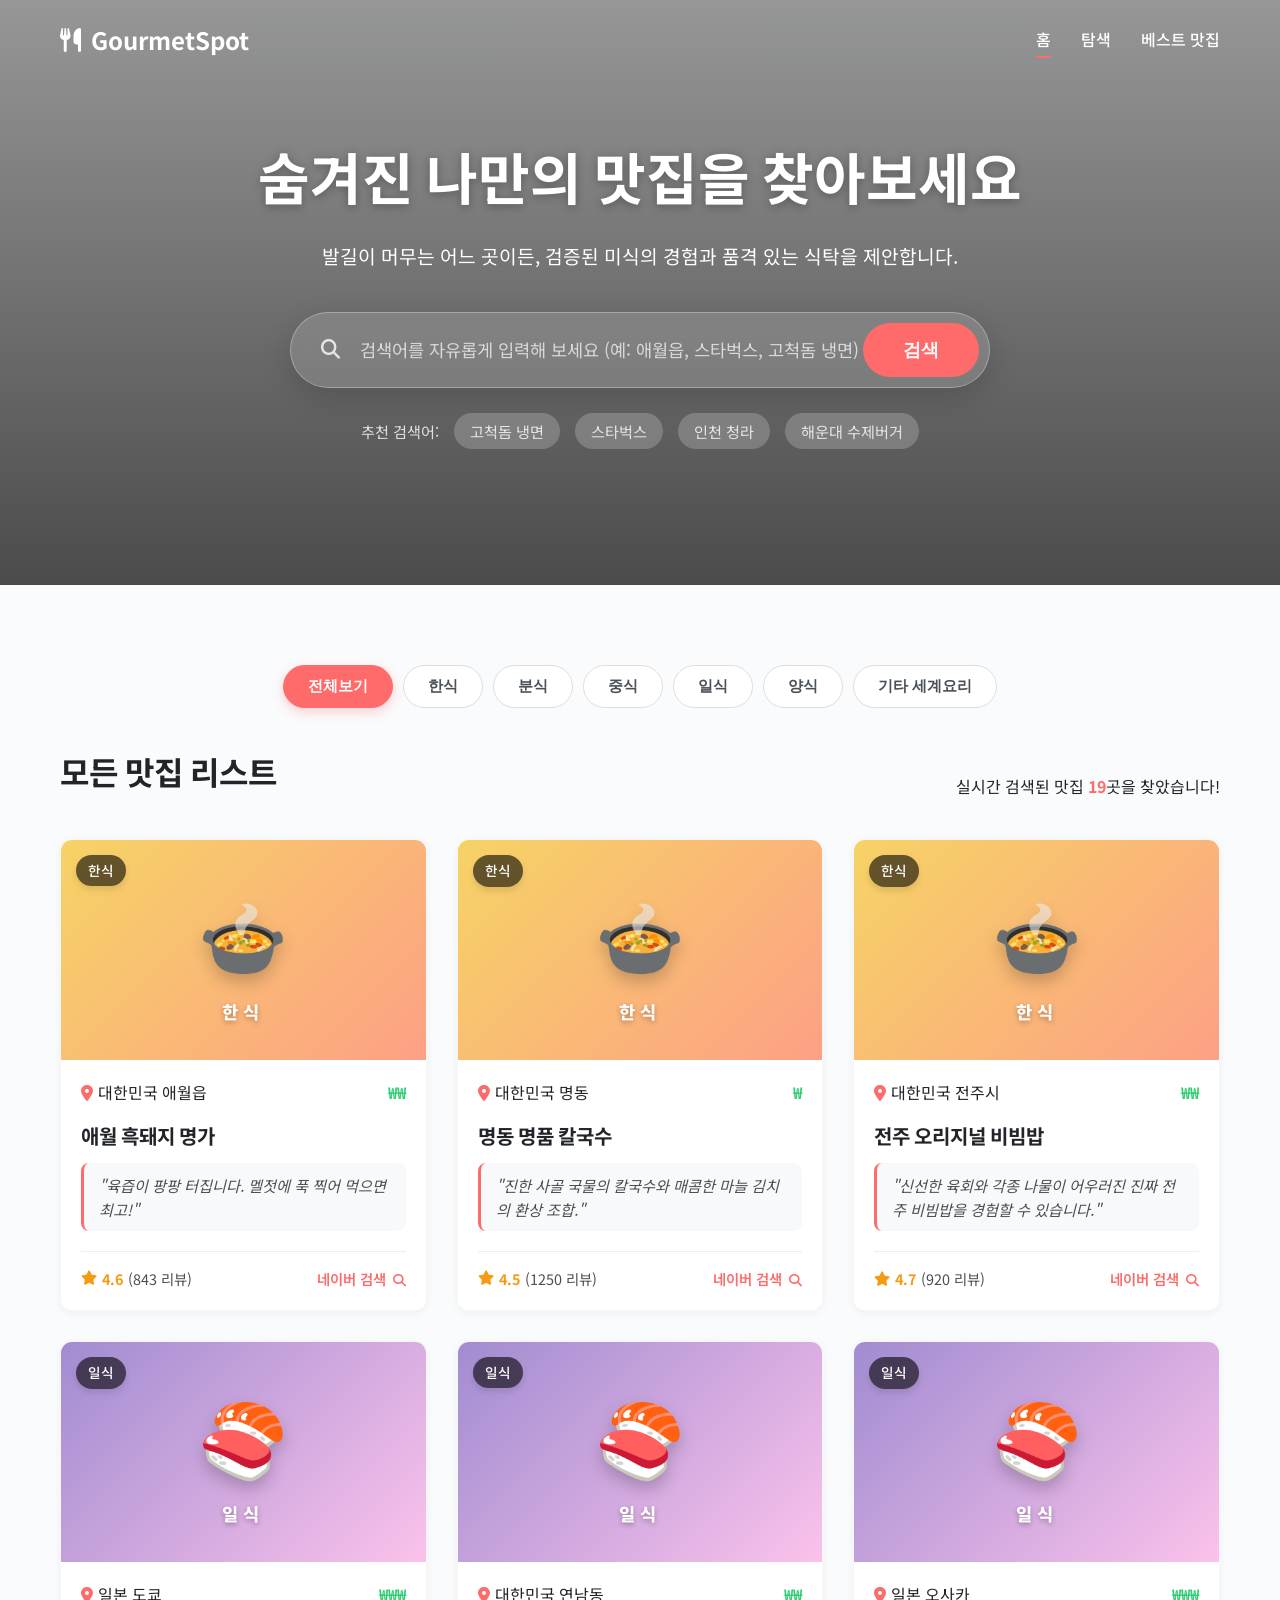
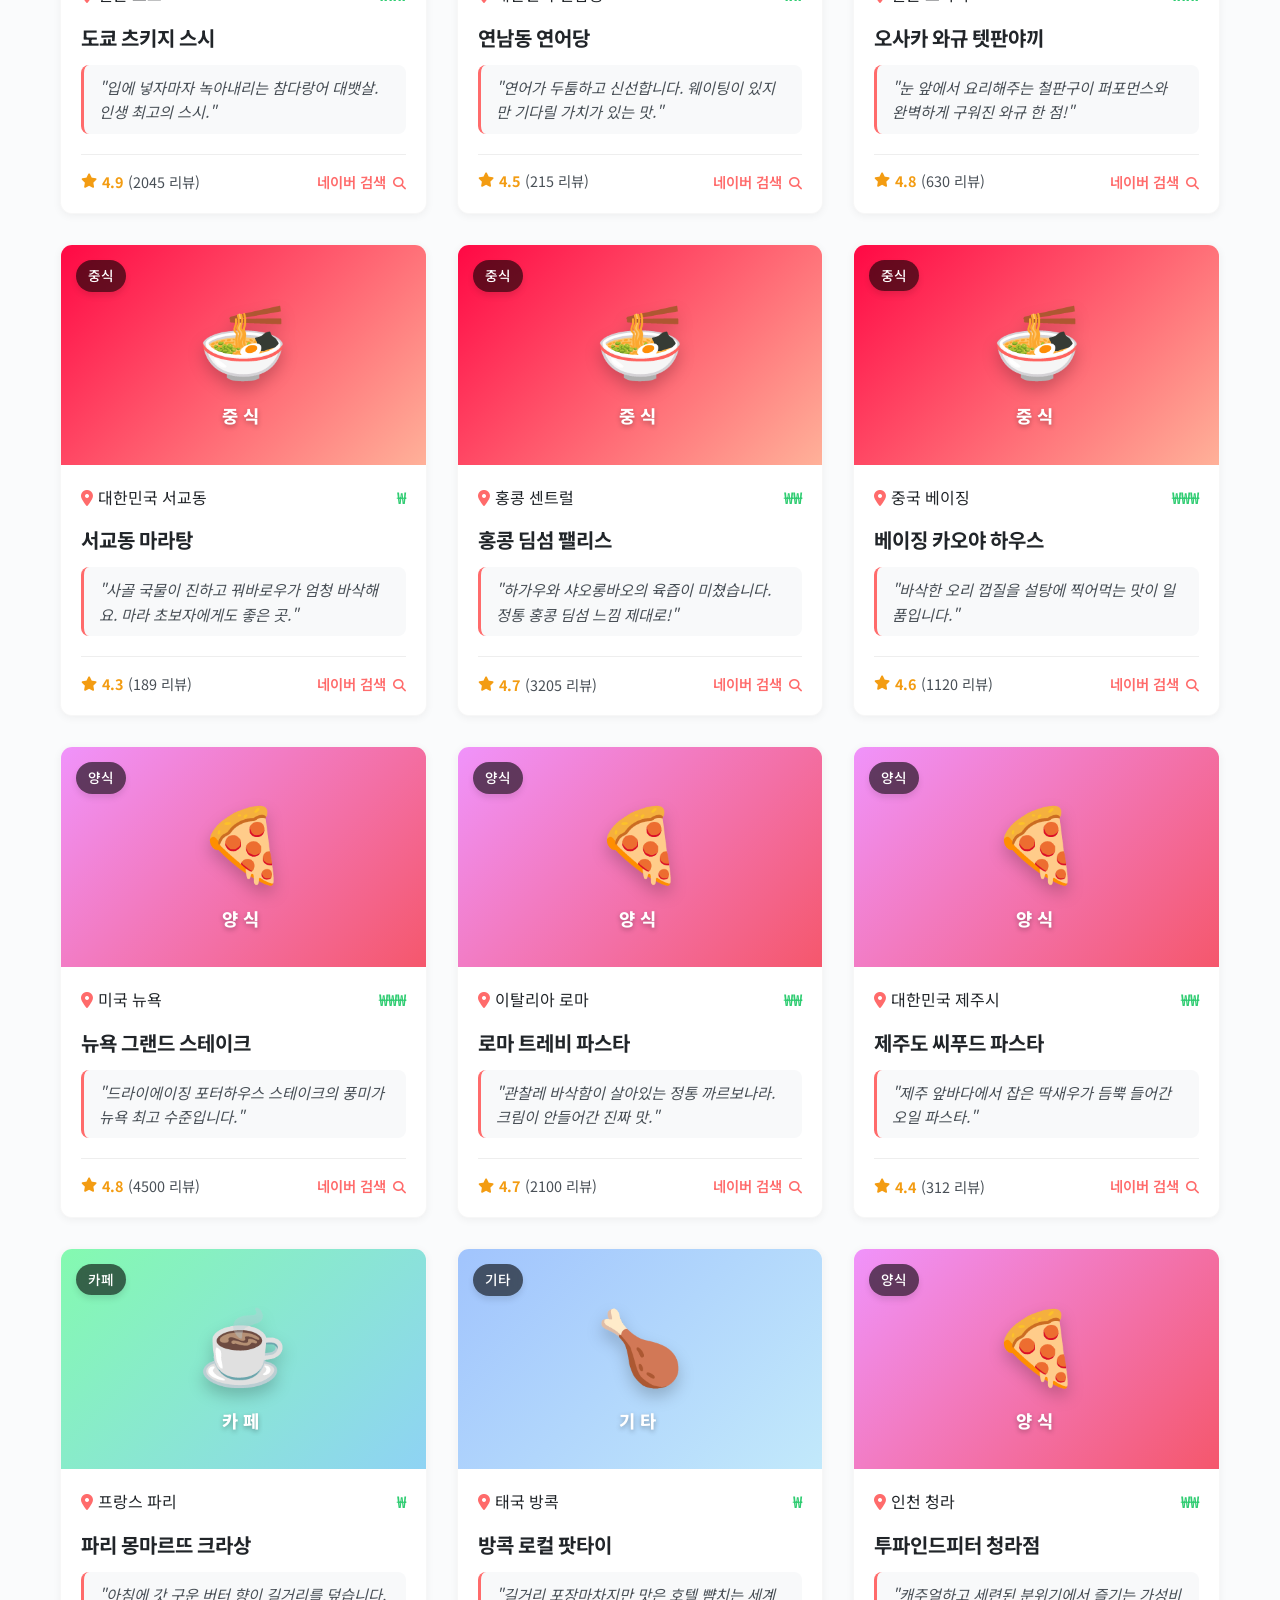
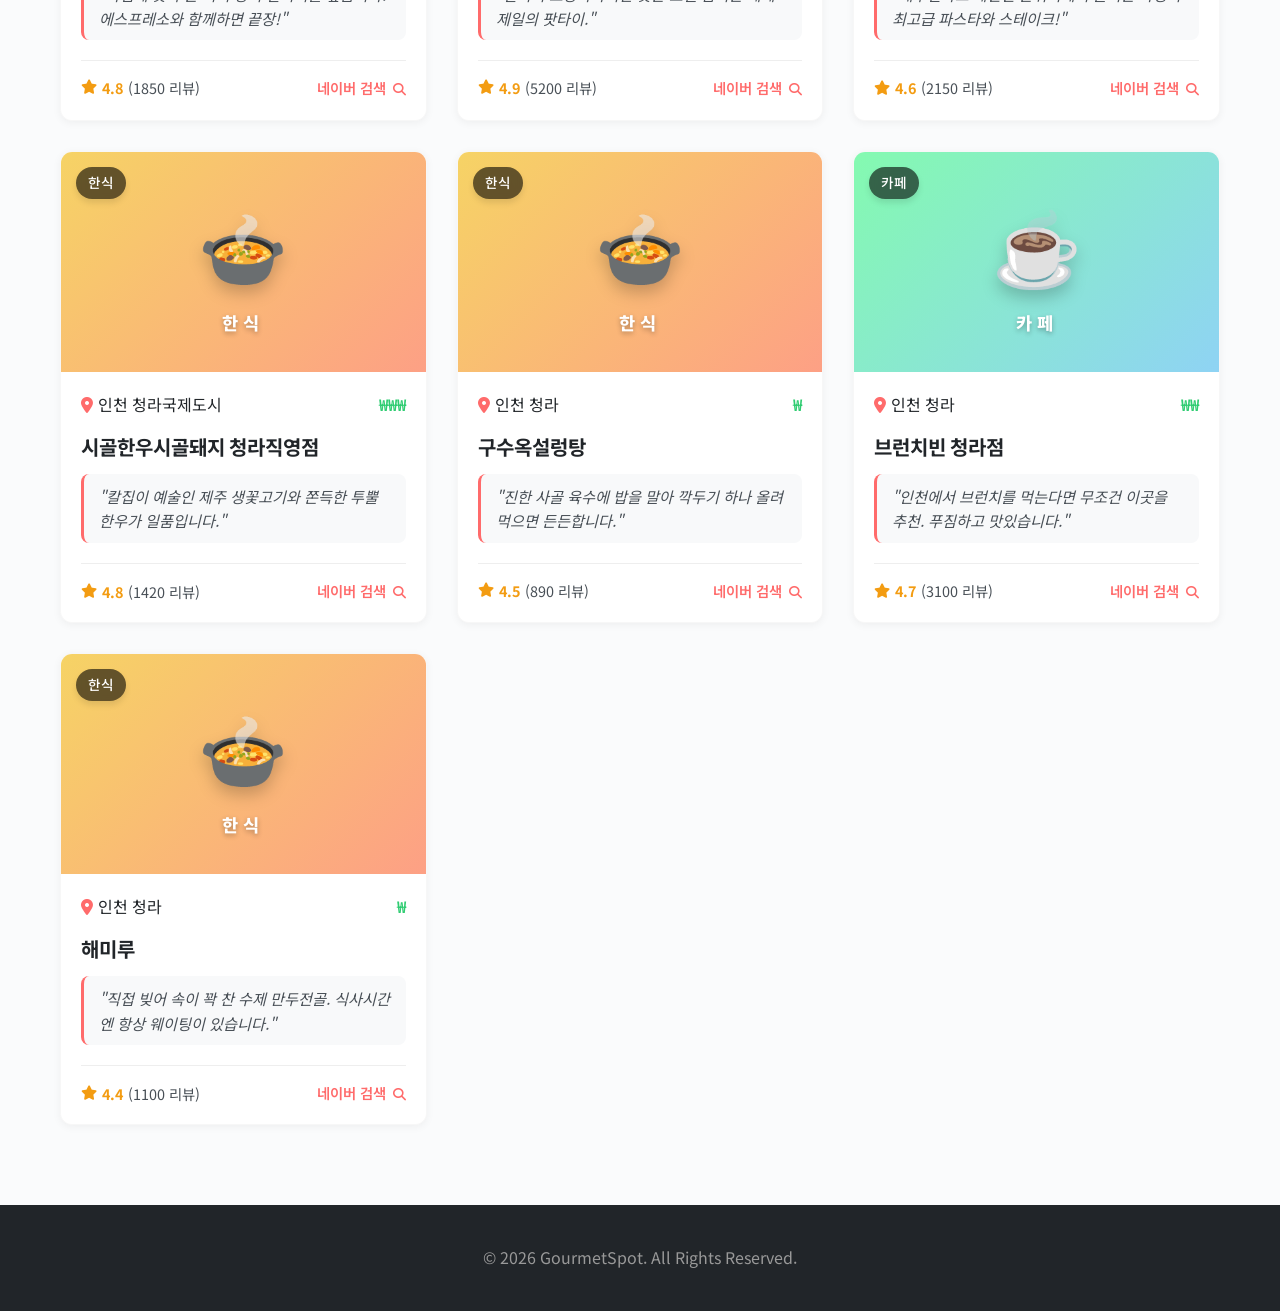
<file: index.html>
<!DOCTYPE html>
<html lang="ko">
<head>
    <meta charset="UTF-8">
    <meta name="viewport" content="width=device-width, initial-scale=1.0">
    <title>GourmetSpot - 지역별 맛집 검색</title>
    <!-- 폰트 및 아이콘 -->
    <link href="https://fonts.googleapis.com/css2?family=Noto+Sans+KR:wght@300;400;500;700&family=Poppins:wght@400;600;700&display=swap" rel="stylesheet">
    <link rel="stylesheet" href="https://cdnjs.cloudflare.com/ajax/libs/font-awesome/6.4.0/css/all.min.css">
    <!-- 커스텀 스타일 -->
    <link rel="stylesheet" href="style.css">
</head>
<body>
    <!-- Header -->
    <header id="navbar">
        <div class="container header-inner">
            <a href="#" class="logo">
                <i class="fas fa-utensils"></i> GourmetSpot
            </a>
            <nav>
                <a href="#" class="active">홈</a>
                <a href="#">탐색</a>
                <a href="#">베스트 맛집</a>
            </nav>
            <button class="menu-btn"><i class="fas fa-bars"></i></button>
        </div>
    </header>

    <!-- Hero Section with Search -->
    <section class="hero">
        <div class="hero-bg"></div>
        <div class="hero-overlay"></div>
        <div class="container hero-content">
            <h1 class="fade-in-up">숨겨진 나만의 맛집을 찾아보세요</h1>
            <p class="fade-in-up delay-1">발길이 머무는 어느 곳이든, 검증된 미식의 경험과 품격 있는 식탁을 제안합니다.</p>
            
            <div class="search-box fade-in-up delay-2">
                <i class="fas fa-search search-icon"></i>
                <input type="text" id="search-input" placeholder="검색어를 자유롭게 입력해 보세요 (예: 애월읍, 스타벅스, 고척돔 냉면)" autocomplete="off">
                <button id="search-btn">검색</button>
            </div>
            <div class="popular-tags fade-in-up delay-3">
                <span>추천 검색어:</span>
                <span class="tag" data-search="고척돔 냉면">고척돔 냉면</span>
                <span class="tag" data-search="스타벅스">스타벅스</span>
                <span class="tag" data-search="청라">인천 청라</span>
                <span class="tag" data-search="해운대 수제버거">해운대 수제버거</span>
            </div>
        </div>
    </section>

    <!-- Results Section -->
    <section class="results-section container">
        <!-- Category Filters -->
        <div class="category-filters fade-in-up">
            <button class="filter-btn active" data-type="all">전체보기</button>
            <button class="filter-btn" data-type="한식">한식</button>
            <button class="filter-btn" data-type="분식">분식</button>
            <button class="filter-btn" data-type="중식">중식</button>
            <button class="filter-btn" data-type="일식">일식</button>
            <button class="filter-btn" data-type="양식">양식</button>
            <button class="filter-btn" data-type="기타">기타 세계요리</button>
        </div>

        <div class="results-header">
            <h2 id="results-title">추천 맛집</h2>
            <p id="results-count">전체 <span class="highlight">6</span>개의 결과가 있습니다.</p>
        </div>

        <!-- Grid Container for Restaurant Cards -->
        <div id="results-grid" class="grid">
            <!-- JavaScript will inject cards here -->
        </div>

        <!-- Empty State (Hidden initially) -->
        <div id="empty-state" class="empty-state hidden">
            <i class="far fa-sad-tear"></i>
            <h3>검색 결과가 없습니다.</h3>
            <p>다른 지역이나 지역명을 정확히 입력해 보세요.</p>
        </div>
    </section>

    <!-- Footer -->
    <footer>
        <div class="container">
            <p>&copy; 2026 GourmetSpot. All Rights Reserved.</p>
        </div>
    </footer>

    <!-- Scripts -->
    <script src="main.js"></script>
</body>
</html>
</file>
<file: style.css>
:root {
    --primary: #ff6b6b;
    --primary-hover: #fa5252;
    --dark: #212529;
    --gray-dark: #495057;
    --gray-light: #f8f9fa;
    --white: #ffffff;
    --shadow-sm: 0 2px 8px rgba(0,0,0,0.05);
    --shadow-md: 0 8px 24px rgba(0,0,0,0.08);
    --border-radius: 12px;
    --transition: all 0.3s cubic-bezier(0.25, 0.8, 0.25, 1);
}

* {
    margin: 0;
    padding: 0;
    box-sizing: border-box;
}

body {
    font-family: 'Noto Sans KR', sans-serif;
    color: var(--dark);
    background-color: #fafbfc;
    line-height: 1.6;
}

h1, h2, h3, h4 {
    font-family: 'Poppins', 'Noto Sans KR', sans-serif;
}

.container {
    max-width: 1200px;
    margin: 0 auto;
    padding: 0 20px;
}

/* --- Header --- */
header {
    position: fixed;
    top: 0;
    left: 0;
    width: 100%;
    z-index: 1000;
    background: transparent;
    transition: var(--transition);
}

header.scrolled {
    background: rgba(255, 255, 255, 0.95);
    backdrop-filter: blur(10px);
    box-shadow: var(--shadow-sm);
    padding: 10px 0;
}

.header-inner {
    display: flex;
    justify-content: space-between;
    align-items: center;
    height: 80px;
}

.logo {
    font-size: 1.5rem;
    font-weight: 700;
    color: var(--white);
    text-decoration: none;
    display: flex;
    align-items: center;
    gap: 10px;
    transition: color 0.3s;
}

header.scrolled .logo,
header.scrolled nav a,
header.scrolled .menu-btn {
    color: var(--dark);
}

header.scrolled .logo i {
    color: var(--primary);
}

nav {
    display: flex;
    gap: 30px;
}

nav a {
    text-decoration: none;
    color: var(--white);
    font-weight: 500;
    transition: var(--transition);
    position: relative;
}

nav a::after {
    content: '';
    position: absolute;
    bottom: -5px;
    left: 0;
    width: 0;
    height: 2px;
    background: var(--primary);
    transition: var(--transition);
}

nav a:hover::after, nav a.active::after {
    width: 100%;
}

.menu-btn {
    display: none;
    background: none;
    border: none;
    color: var(--white);
    font-size: 1.5rem;
    cursor: pointer;
}

/* --- Hero Section --- */
.hero {
    position: relative;
    height: 65vh;
    min-height: 500px;
    display: flex;
    align-items: center;
    justify-content: center;
    text-align: center;
    overflow: hidden;
}

.hero-bg {
    position: absolute;
    top: 0;
    left: 0;
    width: 100%;
    height: 100%;
    background-image: url('https://images.unsplash.com/photo-1504674900247-0877df9cc836?auto=format&fit=crop&w=1920&q=80');
    background-size: cover;
    background-position: center;
    z-index: -2;
    transform: scale(1.05); /* Slight zoom for premium feel */
}

.hero-overlay {
    position: absolute;
    top: 0;
    left: 0;
    width: 100%;
    height: 100%;
    background: linear-gradient(rgba(0,0,0,0.4), rgba(0,0,0,0.7));
    z-index: -1;
}

.hero-content {
    color: var(--white);
    width: 100%;
    z-index: 10;
}

.hero-content h1 {
    font-size: 3.5rem;
    margin-bottom: 15px;
    font-weight: 700;
    text-shadow: 0 2px 10px rgba(0,0,0,0.3);
}

.hero-content p {
    font-size: 1.2rem;
    opacity: 0.9;
    margin-bottom: 40px;
}

/* Glassmorphism Search Box */
.search-box {
    display: flex;
    align-items: center;
    background: rgba(255, 255, 255, 0.15);
    backdrop-filter: blur(15px);
    -webkit-backdrop-filter: blur(15px);
    border: 1px solid rgba(255, 255, 255, 0.3);
    border-radius: 50px;
    padding: 10px;
    max-width: 700px;
    margin: 0 auto;
    box-shadow: 0 10px 30px rgba(0,0,0,0.15);
    transition: var(--transition);
}

.search-box:focus-within {
    background: rgba(255, 255, 255, 0.95);
    border-color: var(--white);
}

.search-icon {
    padding: 0 20px;
    font-size: 1.2rem;
    color: rgba(255, 255, 255, 0.8);
    transition: var(--transition);
}

.search-box:focus-within .search-icon {
    color: var(--gray-dark);
}

.search-box input {
    flex: 1;
    background: transparent;
    border: none;
    outline: none;
    font-size: 1.1rem;
    color: var(--white);
    font-family: inherit;
}

.search-box input::placeholder {
    color: rgba(255, 255, 255, 0.7);
}

.search-box:focus-within input {
    color: var(--dark);
}

.search-box:focus-within input::placeholder {
    color: #999;
}

.search-box button {
    background: var(--primary);
    color: var(--white);
    border: none;
    padding: 15px 40px;
    border-radius: 40px;
    font-size: 1.1rem;
    font-weight: 600;
    cursor: pointer;
    transition: var(--transition);
}

.search-box button:hover {
    background: var(--primary-hover);
    transform: scale(1.02);
}

/* Tags */
.popular-tags {
    margin-top: 25px;
    display: flex;
    justify-content: center;
    align-items: center;
    gap: 15px;
    flex-wrap: wrap;
    font-size: 0.95rem;
    color: rgba(255, 255, 255, 0.8);
}

.tag {
    background: rgba(255, 255, 255, 0.2);
    padding: 5px 15px;
    border-radius: 20px;
    cursor: pointer;
    transition: var(--transition);
    border: 1px solid transparent;
}

.tag:hover {
    background: rgba(255, 255, 255, 0.3);
    border-color: rgba(255, 255, 255, 0.5);
    transform: translateY(-2px);
}

/* --- Results Section --- */
.results-section {
    padding: 80px 20px;
    min-height: 50vh;
}

.results-header {
    margin-bottom: 40px;
    display: flex;
    justify-content: space-between;
    align-items: flex-end;
}

.results-header h2 {
    font-size: 2rem;
    color: var(--dark);
}

.highlight {
    color: var(--primary);
    font-weight: 700;
}

/* Grid Layout */
.category-filters {
    display: flex;
    justify-content: center;
    gap: 10px;
    flex-wrap: wrap;
    margin-bottom: 40px;
}

.filter-btn {
    padding: 10px 24px;
    border-radius: 30px;
    background: var(--white);
    border: 1px solid #ddd;
    color: var(--gray-dark);
    font-weight: 600;
    cursor: pointer;
    transition: var(--transition);
    font-size: 0.95rem;
}

.filter-btn:hover {
    background: #f8f9fa;
    transform: translateY(-2px);
}

.filter-btn.active {
    background: var(--primary);
    color: var(--white);
    border-color: var(--primary);
    box-shadow: 0 4px 12px rgba(255, 107, 107, 0.3);
}

.grid {
    display: grid;
    grid-template-columns: repeat(auto-fill, minmax(300px, 1fr));
    gap: 30px;
}

/* Card Styling */
.card {
    background: var(--white);
    border-radius: var(--border-radius);
    overflow: hidden;
    box-shadow: var(--shadow-sm);
    transition: var(--transition);
    border: 1px solid rgba(0,0,0,0.03);
    cursor: pointer;
    display: flex;
    flex-direction: column;
    height: 100%;
}

.card:hover {
    transform: translateY(-10px);
    box-shadow: var(--shadow-md);
}

.card-img-wrapper {
    position: relative;
    width: 100%;
    height: 220px;
    overflow: hidden;
}

.card-img {
    width: 100%;
    height: 100%;
    object-fit: cover;
    transition: transform 0.6s ease;
}

.card:hover .card-img {
    transform: scale(1.1);
}

.badge {
    position: absolute;
    top: 15px;
    left: 15px;
    background: rgba(0,0,0,0.6);
    backdrop-filter: blur(5px);
    color: var(--white);
    padding: 5px 12px;
    border-radius: 20px;
    font-size: 0.85rem;
    font-weight: 500;
    z-index: 2;
}

.card-content {
    padding: 20px;
    flex-grow: 1;
    display: flex;
    flex-direction: column;
}

.card-title {
    font-size: 1.25rem;
    font-weight: 700;
    margin-bottom: 10px;
    color: var(--dark);
}

.card-meta {
    display: flex;
    justify-content: space-between;
    align-items: center;
    margin-bottom: 15px;
}

.rating {
    color: #f39c12;
    font-weight: 700;
    display: flex;
    align-items: center;
    gap: 5px;
}

.rating span {
    color: var(--gray-dark);
    font-weight: 400;
    font-size: 0.9rem;
}

.price {
    font-weight: 600;
    color: #2ecc71;
}

.card-review {
    color: var(--gray-dark);
    font-size: 0.95rem;
    display: -webkit-box;
    -webkit-line-clamp: 2;
    line-clamp: 2;
    -webkit-box-orient: vertical;
    overflow: hidden;
    margin-bottom: 20px;
    font-style: italic;
    background: #f8f9fa;
    padding: 10px 15px;
    border-radius: 8px;
    border-left: 3px solid var(--primary);
}

.card-footer {
    margin-top: auto;
    border-top: 1px solid #eee;
    padding-top: 15px;
    display: flex;
    justify-content: space-between;
    align-items: center;
    color: var(--gray-dark);
    font-size: 0.9rem;
}

/* Empty State */
.hidden {
    display: none !important;
}

.empty-state {
    text-align: center;
    padding: 60px 20px;
    color: var(--gray-dark);
}

.empty-state i {
    font-size: 4rem;
    color: #ddd;
    margin-bottom: 20px;
}

.empty-state h3 {
    font-size: 1.5rem;
    margin-bottom: 10px;
}

/* Animations */
.fade-in-up {
    opacity: 0;
    transform: translateY(30px);
    animation: fadeInUp 0.8s ease forwards;
}

.delay-1 { animation-delay: 0.2s; }
.delay-2 { animation-delay: 0.4s; }
.delay-3 { animation-delay: 0.6s; }

@keyframes fadeInUp {
    to {
        opacity: 1;
        transform: translateY(0);
    }
}

/* Footer */
footer {
    background: var(--dark);
    color: #999;
    text-align: center;
    padding: 40px 20px;
    margin-top: auto;
}

/* Responsive */
@media (max-width: 768px) {
    .hero-content h1 {
        font-size: 2.2rem;
    }
    
    .search-box {
        flex-direction: column;
        background: rgba(255, 255, 255, 0.9);
        border-radius: 20px;
        padding: 15px;
    }

    .search-box:focus-within {
        background: #fff;
    }

    .search-icon {
        display: none;
    }
    
    .search-box input {
        width: 100%;
        padding: 10px;
        color: var(--dark);
        margin-bottom: 15px;
        text-align: center;
    }

    .search-box input::placeholder {
        color: #999;
    }
    
    .search-box button {
        width: 100%;
    }

    nav {
        display: none;
    }

    .menu-btn {
        display: block;
    }
}
</file>
